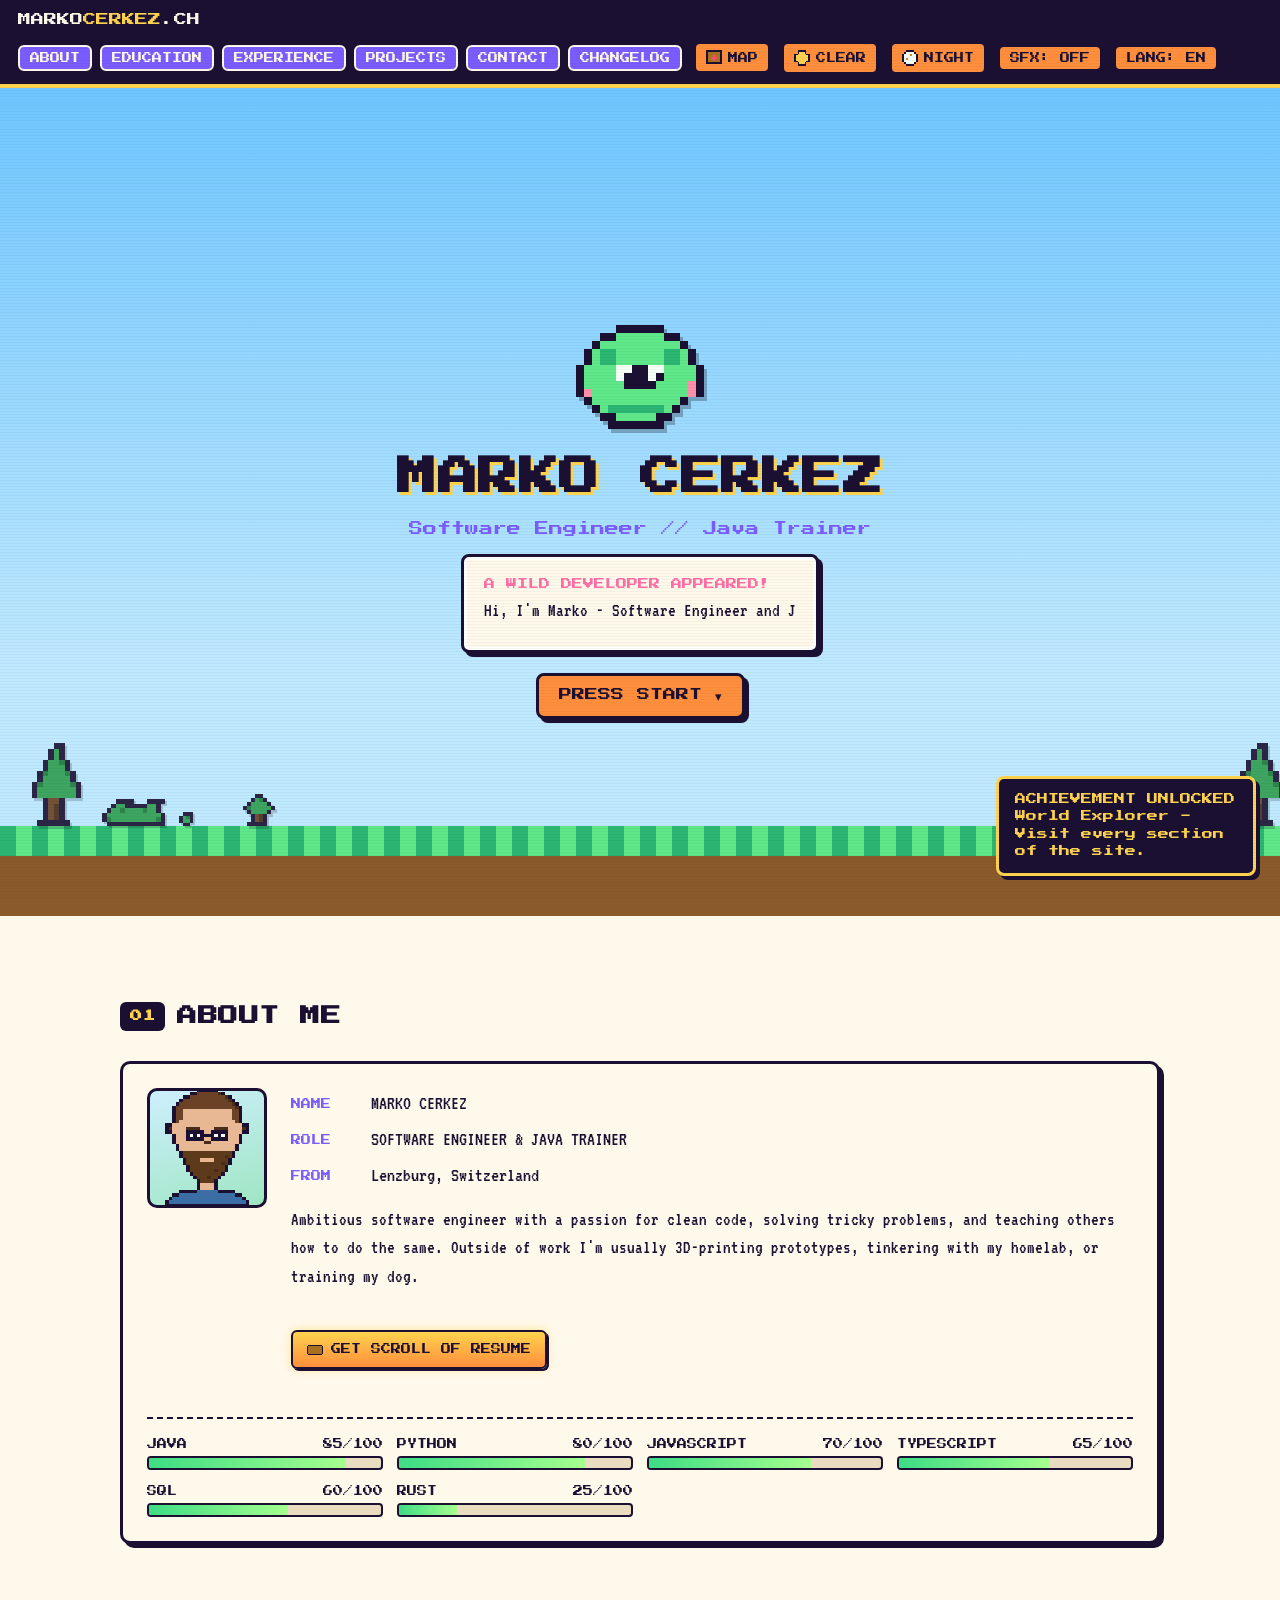
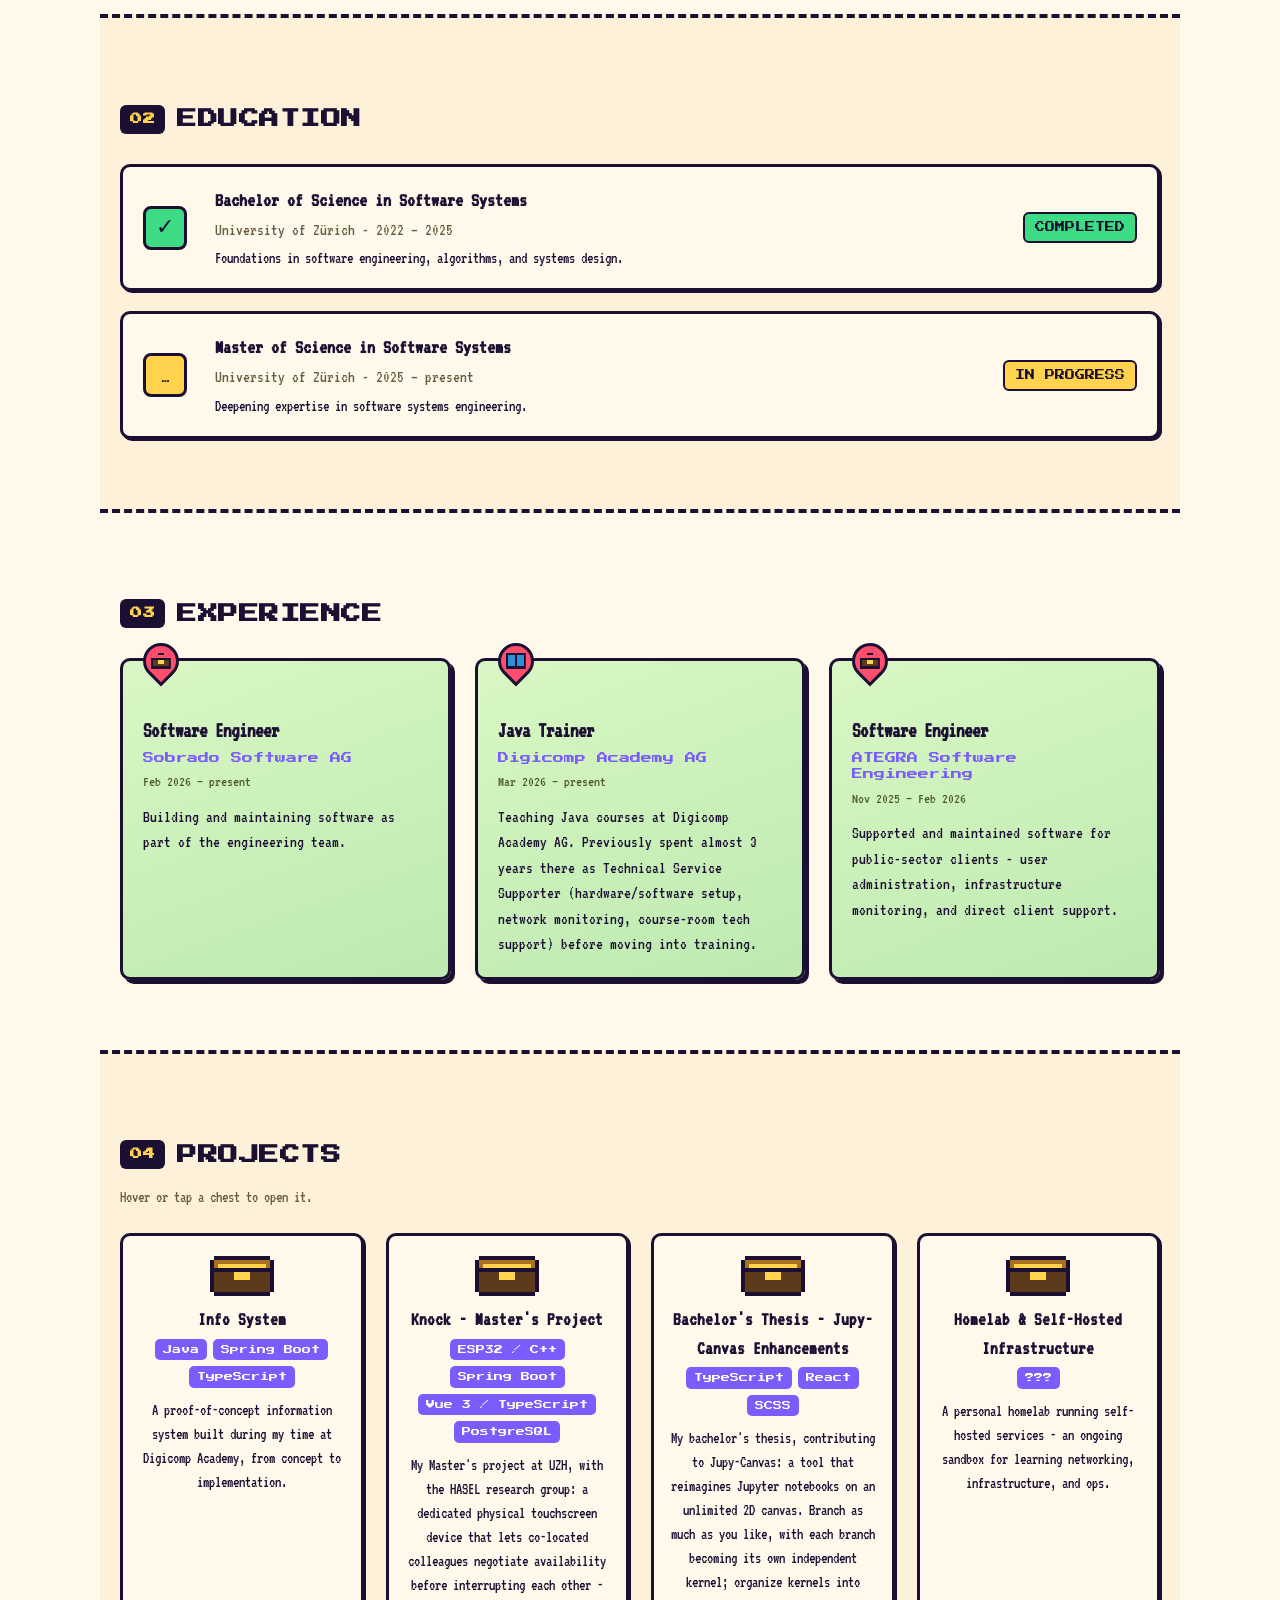
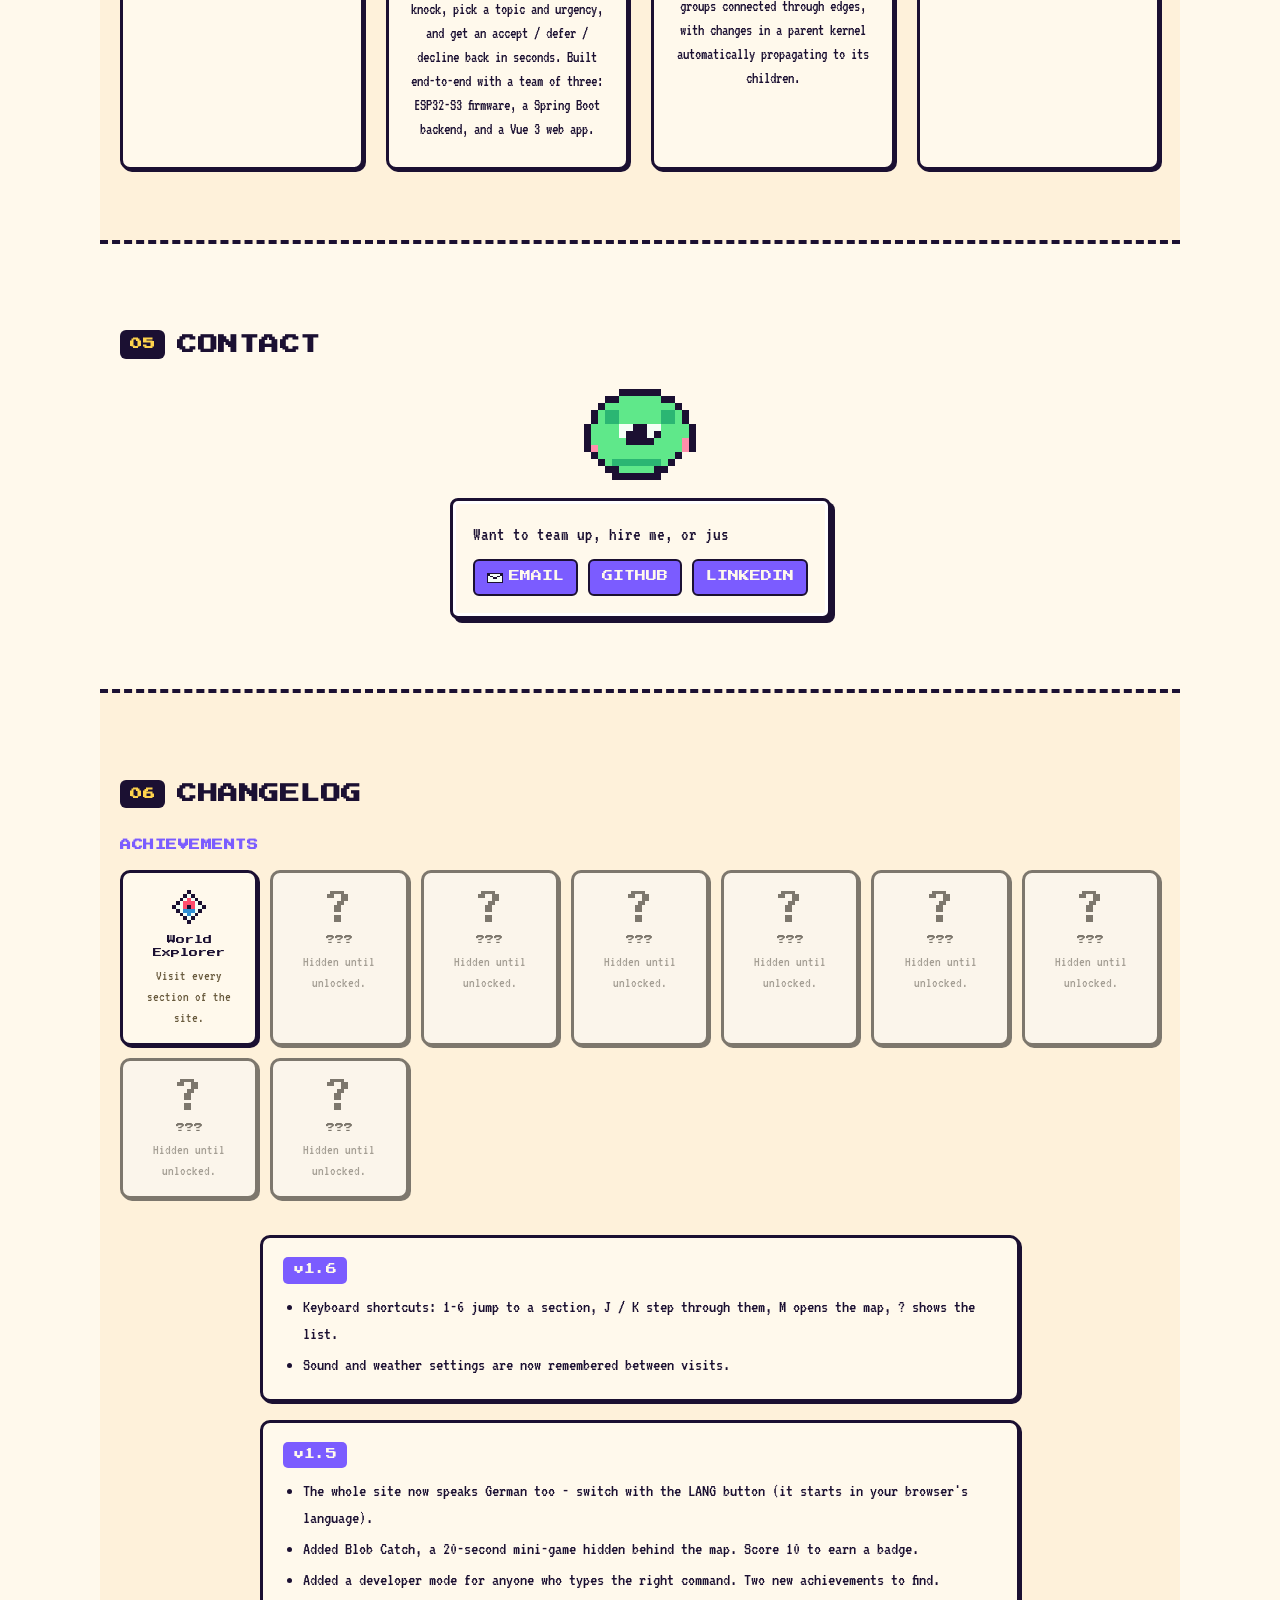
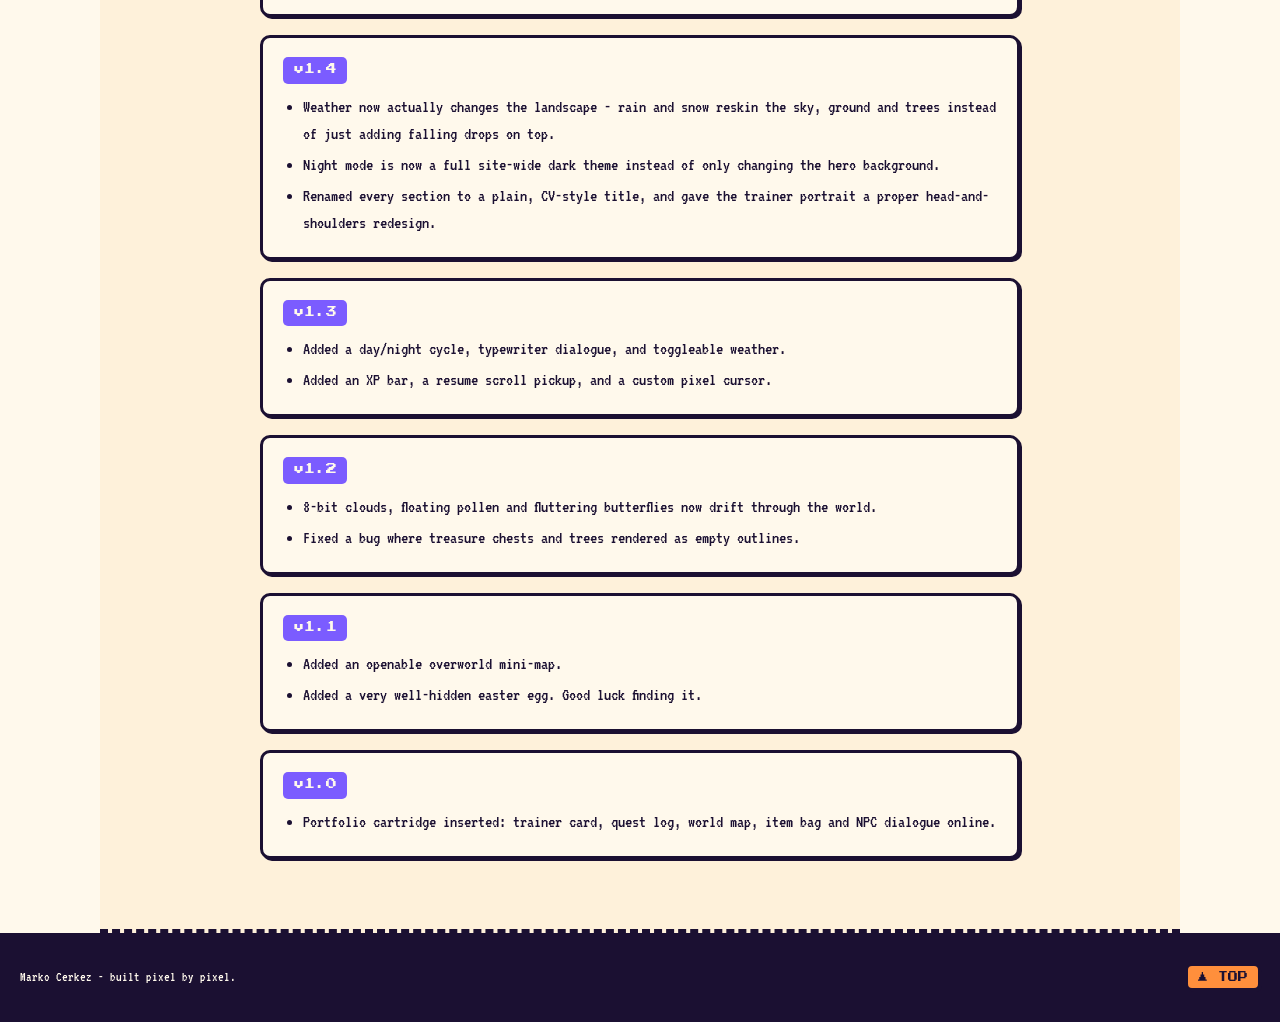
<file: index.html>
<!doctype html>
<html lang="en">
<head>
<script>
  // Applied before first paint so there's no flash of the wrong theme.
  try {
    var savedTheme = localStorage.getItem("theme");
    if (savedTheme === "night") document.documentElement.setAttribute("data-theme", "night");
  } catch (e) {}
</script>
<meta charset="utf-8" />
<meta name="viewport" content="width=device-width, initial-scale=1" />
<title>Marko Cerkez // Portfolio</title>
<meta name="description" content="Marko Cerkez - portfolio: education, experience and projects, retro-game style." />
<meta property="og:type" content="website" />
<meta property="og:url" content="https://cerkez.ch/" />
<meta property="og:title" content="Marko Cerkez - Portfolio" />
<meta property="og:description" content="A retro, pixel-art portfolio - about, education, experience, projects and more." />
<meta property="og:image" content="https://cerkez.ch/assets/og-image.png" />
<meta property="og:image:width" content="1200" />
<meta property="og:image:height" content="630" />
<meta name="twitter:card" content="summary_large_image" />
<meta name="twitter:title" content="Marko Cerkez - Portfolio" />
<meta name="twitter:description" content="A retro, pixel-art portfolio - about, education, experience, projects and more." />
<meta name="twitter:image" content="https://cerkez.ch/assets/og-image.png" />
<link rel="icon" href="assets/favicon.svg" type="image/svg+xml" />
<link rel="apple-touch-icon" href="assets/apple-touch-icon.png" />
<link rel="preconnect" href="https://fonts.googleapis.com">
<link rel="preconnect" href="https://fonts.gstatic.com" crossorigin>
<link href="https://fonts.googleapis.com/css2?family=Press+Start+2P&family=VT323&display=swap" rel="stylesheet">
<link rel="stylesheet" href="css/style.css" />
</head>
<body>

<a class="skip-link" href="#app" data-i18n="skip">Skip to content</a>

<div class="boot-screen" id="boot-screen" aria-hidden="true">
  <div class="boot-screen__inner">
    <p class="boot-screen__title">MARKO<span>CERKEZ</span>.CH</p>
    <div class="boot-bar"><div class="boot-bar__fill" id="boot-fill"></div></div>
    <p class="boot-screen__hint" data-i18n="loading">LOADING...</p>
  </div>
</div>

<div class="compass" id="compass" aria-hidden="true"><span id="compass-label"></span></div>

<div class="ambient-bg" id="ambient-bg" aria-hidden="true">
  <div class="stars" id="ambient-stars"></div>
</div>
<div class="crt-overlay" aria-hidden="true"></div>

<header class="topbar">
  <div class="topbar__bar">
    <div class="topbar__name">MARKO<span class="topbar__name-accent">CERKEZ</span>.CH</div>
    <button id="menu-toggle" class="icon-btn menu-toggle" aria-expanded="false" aria-controls="topbar-controls">☰ MENU</button>
  </div>
  <div class="topbar__controls" id="topbar-controls">
    <nav class="menu" aria-label="Main menu">
      <button data-target="about" data-i18n="nav_about">ABOUT</button>
      <button data-target="education" data-i18n="nav_education">EDUCATION</button>
      <button data-target="work" data-i18n="nav_work">EXPERIENCE</button>
      <button data-target="projects" data-i18n="nav_projects">PROJECTS</button>
      <button data-target="contact" data-i18n="nav_contact">CONTACT</button>
      <button data-target="patches" data-i18n="nav_patches">CHANGELOG</button>
    </nav>
    <button id="map-toggle" class="icon-btn" title="Open the overworld map" data-i18n-title="map_title"><span class="icon-btn__icon" id="map-toggle-icon"></span> <span data-i18n="map">MAP</span></button>
    <button id="weather-toggle" class="icon-btn" title="Cycle the weather" data-i18n-title="weather_title"><span class="icon-btn__icon" id="weather-icon"></span> <span id="weather-label">CLEAR</span></button>
    <button id="theme-toggle" class="icon-btn" title="Toggle day / night" data-i18n-title="theme_title"><span class="icon-btn__icon" id="theme-icon"></span> <span id="theme-label">NIGHT</span></button>
    <button id="sound-toggle" class="icon-btn" title="Toggle sound" data-i18n-title="sound_title" aria-pressed="false">SFX: OFF</button>
    <button id="lang-toggle" class="icon-btn" title="Switch language" data-i18n-title="lang_title">LANG: EN</button>
  </div>
  <div class="xp-bar" id="xp-bar"><div class="xp-bar__fill" id="xp-fill"></div></div>
</header>

<main id="app">

  <section id="hero" class="hero">
    <div class="hero__sky">
      <div class="stars" id="hero-stars"></div>
      <div class="moon" id="hero-moon"></div>
      <div class="cloud cloud--1" id="cloud-1"></div>
      <div class="cloud cloud--2" id="cloud-2"></div>
      <div class="cloud cloud--3" id="cloud-3"></div>
    </div>
    <div class="hero__content">
      <div class="hero__mascot" id="hero-mascot"></div>
      <h1 class="hero__title" id="hero-name">MARKO CERKEZ</h1>
      <p class="hero__role" id="hero-role">SOFTWARE ENGINEER // JAVA INSTRUCTOR</p>
      <div class="dialog-box" id="hero-dialog">
        <p id="hero-tagline" class="dialog-box__tagline"></p>
        <div id="hero-intro-lines"></div>
        <span class="dialog-box__cursor">▶</span>
      </div>
      <button class="press-start" id="scroll-start" data-i18n="press_start">PRESS START ▾</button>
    </div>
    <div class="hero__ground" id="hero-ground"></div>
  </section>

  <section id="about" class="panel">
    <h2 class="panel__title"><span class="panel__title-badge">01</span> <span data-i18n="h_about">ABOUT ME</span></h2>
    <div class="trainer-card">
      <div class="trainer-card__portrait" id="trainer-portrait" role="img" aria-label="Pixel-art portrait of Marko Cerkez"></div>
      <div class="trainer-card__info">
        <div class="trainer-card__row">
          <span class="trainer-card__label" data-i18n="lbl_name">NAME</span>
          <span class="trainer-card__value" id="trainer-name"></span>
        </div>
        <div class="trainer-card__row">
          <span class="trainer-card__label" data-i18n="lbl_role">ROLE</span>
          <span class="trainer-card__value" id="trainer-class"></span>
        </div>
        <div class="trainer-card__row">
          <span class="trainer-card__label" data-i18n="lbl_from">FROM</span>
          <span class="trainer-card__value" id="trainer-location"></span>
        </div>
        <p class="trainer-card__bio" id="trainer-bio"></p>
        <div id="trainer-resume"></div>
      </div>
      <div class="trainer-card__stats" id="trainer-stats"></div>
    </div>
  </section>

  <section id="education" class="panel panel--alt">
    <h2 class="panel__title"><span class="panel__title-badge">02</span> <span data-i18n="h_education">EDUCATION</span></h2>
    <div class="quest-log" id="quest-log"></div>
  </section>

  <section id="work" class="panel">
    <h2 class="panel__title"><span class="panel__title-badge">03</span> <span data-i18n="h_work">EXPERIENCE</span></h2>
    <div class="world-map" id="world-map"></div>
  </section>

  <section id="projects" class="panel panel--alt">
    <h2 class="panel__title"><span class="panel__title-badge">04</span> <span data-i18n="h_projects">PROJECTS</span></h2>
    <p class="panel__hint" data-i18n="projects_hint">Hover or tap a chest to open it.</p>
    <div class="item-bag" id="item-bag"></div>
  </section>

  <section id="contact" class="panel contact">
    <h2 class="panel__title"><span class="panel__title-badge">05</span> <span data-i18n="h_contact">CONTACT</span></h2>
    <div class="npc-scene">
      <div class="npc-scene__mascot" id="npc-mascot"></div>
      <div class="dialog-box dialog-box--wide">
        <p id="contact-message"></p>
        <div class="contact-links" id="contact-links"></div>
        <span class="dialog-box__cursor">▶</span>
      </div>
    </div>
  </section>

  <section id="patches" class="panel panel--alt">
    <h2 class="panel__title"><span class="panel__title-badge">06</span> <span data-i18n="h_patches">CHANGELOG</span></h2>
    <h3 class="badge-shelf__title" data-i18n="achievements">ACHIEVEMENTS</h3>
    <div class="badge-shelf" id="badge-shelf"></div>
    <div class="patch-notes" id="patch-notes"></div>
  </section>

</main>

<footer class="footer">
  <p id="footer-text"></p>
  <button class="icon-btn" id="back-to-top" data-i18n="top">▲ TOP</button>
</footer>

<div class="map-modal" id="map-modal" aria-hidden="true">
  <div class="map-modal__panel" role="dialog" aria-label="Overworld map">
    <div class="map-modal__header">
      <span><span class="icon-btn__icon" id="map-modal-icon"></span> <span data-i18n="map_header">OVERWORLD MAP</span></span>
      <button id="map-close" class="icon-btn" data-i18n="close">✕ CLOSE</button>
    </div>
    <div class="map-modal__stage" id="map-stage"></div>
    <p class="map-modal__hint" data-i18n="map_hint">Click a numbered flag to warp to that part of the site.</p>
    <p class="map-modal__hint"><button id="game-open" class="icon-btn" data-i18n="game_btn">▶ BLOB CATCH</button></p>
  </div>
</div>

<div class="map-modal" id="game-modal" aria-hidden="true">
  <div class="map-modal__panel" role="dialog" aria-labelledby="game-title">
    <div class="map-modal__header">
      <span id="game-title" data-i18n="game_title">BLOB CATCH</span>
      <button id="game-close" class="icon-btn" data-i18n="close">✕ CLOSE</button>
    </div>
    <div class="game-hud">
      <span><span data-i18n="game_score">SCORE</span> <b id="game-score">0</b></span>
      <span><span data-i18n="game_time">TIME</span> <b id="game-time">20</b></span>
      <span><span data-i18n="game_best">BEST</span> <b id="game-best">0</b></span>
    </div>
    <div class="game-arena" id="game-arena">
      <div class="game-arena__msg" id="game-msg"></div>
      <button class="game-blob" id="game-blob" aria-label="Blob" hidden></button>
    </div>
    <p class="map-modal__hint" data-i18n="game_hint">Catch as many blobs as you can in 20 seconds.</p>
    <p class="map-modal__hint"><button id="game-start" class="icon-btn" data-i18n="game_start">START</button></p>
  </div>
</div>

<pre class="dev-hud" id="dev-hud" aria-hidden="true" hidden></pre>

<div class="leaf-field" id="leaf-field" aria-hidden="true"></div>
<div class="weather-field" id="weather-field" aria-hidden="true"></div>
<div class="toast" id="egg-toast" role="status" aria-live="polite"></div>

<script src="js/sprites.js"></script>
<script src="js/content.js"></script>
<script src="js/i18n.js"></script>
<script src="js/script.js"></script>
</body>
</html>
</file>
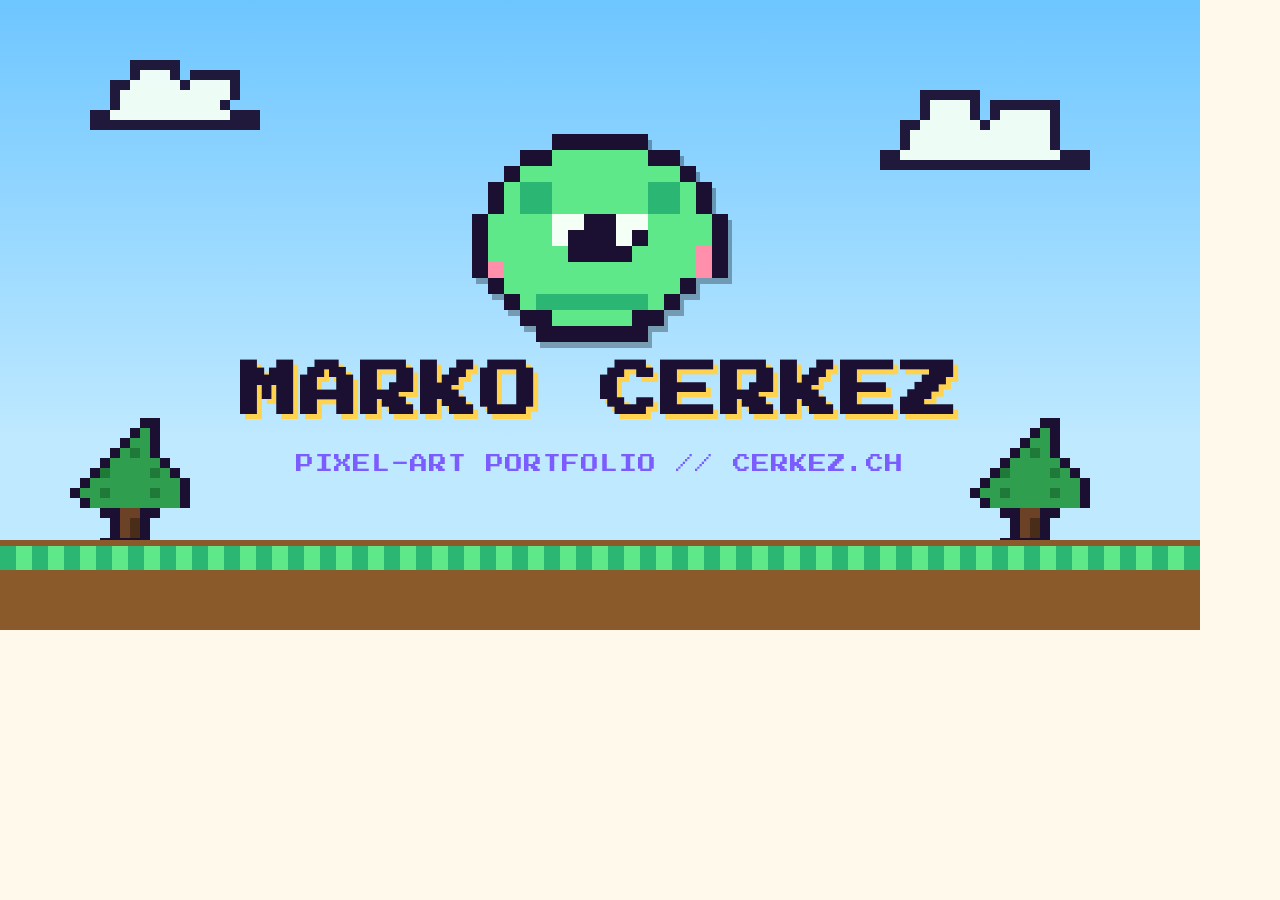
<file: assets/og-image-source.html>
<!doctype html>
<!--
  Generates the social-preview image (assets/og-image.png).
  This is a build-time helper, not part of the live site - it reuses the
  real palette/sprites (so it never goes stale) but its own fixed text,
  never anything from content.js, so a placeholder never ships in a
  shared link preview.

  Regenerate after a palette/sprite change with Playwright, e.g.:
    const { chromium } = require("playwright");
    (async () => {
      const b = await chromium.launch();
      const p = await b.newPage({ viewport: { width: 1200, height: 630 } });
      await p.goto("http://localhost:8080/assets/og-image-source.html");
      await p.screenshot({ path: "assets/og-image.png" });
      await b.close();
    })();
  (serve the repo root first, e.g. `python3 -m http.server 8080`)
-->
<html>
<head>
<meta charset="utf-8">
<link href="https://fonts.googleapis.com/css2?family=Press+Start+2P&family=VT323&display=swap" rel="stylesheet">
<link rel="stylesheet" href="../css/style.css">
<style>
  html, body { margin: 0; padding: 0; width: 1200px; height: 630px; overflow: hidden; }
  .og {
    position: relative;
    width: 1200px;
    height: 630px;
    background: linear-gradient(to bottom, var(--sky-top) 0%, var(--sky-bottom) 70%);
    display: flex;
    flex-direction: column;
    align-items: center;
    justify-content: center;
  }
  .og__cloud { position: absolute; opacity: 0.95; }
  .og__tree { position: absolute; bottom: 82px; }
  .og__mascot { margin-bottom: 10px; filter: drop-shadow(4px 6px 0 rgba(0,0,0,0.3)); }
  .og__title {
    font-family: var(--font-head);
    color: var(--ink);
    font-size: 58px;
    text-shadow: 5px 5px 0 var(--accent-2);
    margin: 0;
    letter-spacing: 2px;
  }
  .og__subtitle {
    font-family: var(--font-head);
    color: var(--purple);
    font-size: 18px;
    margin-top: 18px;
    letter-spacing: 1px;
  }
  .og__ground {
    position: absolute;
    bottom: 0;
    left: 0;
    right: 0;
    height: 90px;
    background-image: repeating-linear-gradient(90deg, var(--grass-2) 0 16px, var(--grass-1) 16px 32px);
    border-top: 6px solid var(--dirt);
    box-shadow: inset 0 -70px 0 -10px var(--dirt);
  }
</style>
</head>
<body>
  <div class="og">
    <div class="og__cloud" style="top:50px; left:90px;" id="cloud1"></div>
    <div class="og__cloud" style="top:80px; right:110px;" id="cloud2"></div>
    <div class="og__tree" style="left:70px;" id="tree1"></div>
    <div class="og__tree" style="right:70px;" id="tree2"></div>
    <div class="og__mascot" id="mascot"></div>
    <h1 class="og__title">MARKO CERKEZ</h1>
    <p class="og__subtitle">PIXEL-ART PORTFOLIO // CERKEZ.CH</p>
    <div class="og__ground"></div>
  </div>
<script src="../js/sprites.js"></script>
<script>
  function sprite(name, size) { return pixelSpriteSVG(SPRITES[name], PIXEL_PALETTE, size); }
  function cloudSprite(name, size) { return pixelSpriteSVG(CLOUDS[name], PIXEL_PALETTE, size); }
  document.getElementById("mascot").innerHTML = sprite("blobIdle", 16);
  document.getElementById("tree1").innerHTML = sprite("tree", 10);
  document.getElementById("tree2").innerHTML = sprite("tree", 10);
  document.getElementById("cloud1").innerHTML = cloudSprite("medium", 10);
  document.getElementById("cloud2").innerHTML = cloudSprite("large", 10);
</script>
</body>
</html>
</file>
<file: css/style.css>
/* ==========================================================
   Marko Cerkez - pixel/RPG portfolio
   Palette inspired by GBC-era Pokémon + Terraria daytime
   ========================================================== */

:root {
  --ink: #1b1032;
  --paper: #fff9ec;
  --sky-top: #6ec6ff;
  --sky-bottom: #bfe9ff;
  --grass-1: #5fe88a;
  --grass-2: #2bb673;
  --dirt: #8a5a2b;
  --accent: #ff8f3c;
  --accent-2: #ffd34d;
  --pink: #ff6fa5;
  --purple: #7b5cff;
  --box-bg: #fff9ec;
  --box-border: var(--ink);
  --danger: #ff4d6d;
  --ok: #3ddc84;
  --shadow-hard: 4px 4px 0 var(--ink);
  --shadow-hard-sm: 2px 2px 0 var(--ink);
  --radius: 10px;
  --font-head: "Press Start 2P", monospace;
  --font-body: "VT323", monospace;
  /* page-level surface/text - separate from --ink/--paper, which are also
     used as fixed (theme-invariant) colors for chips sitting on accent
     backgrounds, so those can't just be swapped wholesale for dark mode */
  --surface: var(--paper);
  --text: var(--ink);
  --text-muted: #6a5c3f;
}

/* ---------- night theme: a real site-wide dark mode, not just the landscape ---------- */
:root[data-theme="night"] {
  --sky-top: #16213e;
  --sky-bottom: #2b2f6b;
  --grass-1: #2f9e63;
  --grass-2: #1a6b44;
  --dirt: #3c2a18;
  --surface: #150e26;
  --box-bg: #241a3d;
  --text: #f4eee0;
  --text-muted: #b7a8d1;
}
:root[data-theme="night"] .ambient-cloud,
:root[data-theme="night"] .cloud {
  opacity: 0.12;
}
:root[data-theme="night"] .mote {
  filter: brightness(1.5);
}
:root[data-theme="night"] .panel--alt { background: #1c1433; }
:root[data-theme="night"] .stat-bar__track { background: #3a2d52; }
:root[data-theme="night"] .location {
  background: linear-gradient(160deg, #1f3a2a, #16301f);
}
:root[data-theme="night"] .location__period { color: #a3c98c; }
:root[data-theme="night"] .trainer-card__portrait {
  background: linear-gradient(160deg, #1b2a3d, #15331f);
}
:root[data-theme="night"] body {
  transition: background 0.4s ease, color 0.4s ease;
}

/* ---------- weather (reskins the hero landscape - sky, ground, trees, clouds) ---------- */
[data-weather="rain"] .hero {
  --sky-top: #5c6b78;
  --sky-bottom: #8a99a4;
  --grass-1: #3f8a58;
  --grass-2: #1f6b42;
  --dirt: #4a3016;
}
[data-weather="snow"] .hero {
  --sky-top: #aebfcf;
  --sky-bottom: #e4edf2;
  --grass-1: #f3f9ff;
  --grass-2: #dde9f0;
  --dirt: #eef5fa;
}
[data-weather="rain"] .hero .cloud,
[data-weather="rain"] .ambient-cloud {
  filter: grayscale(0.5) brightness(0.8);
}
[data-weather="snow"] .hero .cloud,
[data-weather="snow"] .ambient-cloud {
  filter: brightness(1.03) saturate(0.85);
}
[data-weather="rain"] .hero__scenery .scenery-tree,
[data-weather="rain"] .hero__scenery .scenery-bush {
  filter: drop-shadow(2px 3px 0 rgba(0,0,0,0.2)) brightness(0.82) saturate(0.85);
}
[data-weather="snow"] .hero__scenery .scenery-tree,
[data-weather="snow"] .hero__scenery .scenery-bush {
  /* subtler than the rain tint - the snowCap overlay below carries most
     of the "snowed on" look now, this just cools the greens a touch */
  filter: drop-shadow(2px 3px 0 rgba(0,0,0,0.15)) brightness(1.05) saturate(0.8);
}
[data-weather="rain"] .hero__ground,
[data-weather="snow"] .hero__ground {
  transition: background 0.4s ease, border-color 0.4s ease, box-shadow 0.4s ease;
}
[data-weather] .hero {
  transition: background 0.4s ease;
}

* { box-sizing: border-box; }

html {
  scroll-behavior: smooth;
}

body {
  margin: 0;
  background: var(--surface);
  color: var(--text);
  font-family: var(--font-body);
  font-size: 20px;
  line-height: 1.5;
  image-rendering: pixelated;
  overflow-x: hidden;
}

/* ---------- skip link (keyboard/screen-reader only until focused) ---------- */
.skip-link {
  position: absolute;
  top: -100px;
  left: 10px;
  z-index: 1000;
  background: var(--accent-2);
  color: var(--ink);
  font-family: var(--font-head);
  font-size: 12px;
  padding: 10px 16px;
  border-radius: 6px;
  border: 2px solid var(--ink);
  text-decoration: none;
  transition: top 0.15s ease;
}
.skip-link:focus {
  top: 10px;
}

h1, h2, h3, .font-head {
  font-family: var(--font-head);
  line-height: 1.4;
  letter-spacing: 0.5px;
}

button {
  font-family: var(--font-head);
  cursor: pointer;
}

a { color: var(--purple); }

img, svg { image-rendering: pixelated; }

/* ---------- scanline overlay for game-screen feel ---------- */
.crt-overlay {
  position: fixed;
  inset: 0;
  pointer-events: none;
  z-index: 999;
  background: repeating-linear-gradient(
    to bottom,
    rgba(0, 0, 0, 0.055) 0px,
    rgba(0, 0, 0, 0.055) 1px,
    transparent 1px,
    transparent 3px
  );
  mix-blend-mode: multiply;
  opacity: 0.6;
}

/* ---------- ambient background (behind all panels, fixed to viewport) ---------- */
.ambient-bg {
  position: fixed;
  inset: 0;
  z-index: -1;
  overflow: hidden;
  pointer-events: none;
}

.ambient-cloud {
  position: absolute;
  opacity: 0.28;
}
.ambient-cloud--1 { top: 6%;  left: -20%; animation: driftSlow 70s linear infinite; }
.ambient-cloud--2 { top: 46%; left: -30%; animation: driftSlow 95s linear infinite; animation-delay: -30s; }
.ambient-cloud--3 { top: 76%; left: -16%; animation: driftSlow 80s linear infinite; animation-delay: -55s; }
@keyframes driftSlow {
  from { transform: translateX(0); }
  to { transform: translateX(140vw); }
}

.stars { position: absolute; inset: 0; overflow: hidden; }
.star {
  position: absolute;
  width: 2px;
  height: 2px;
  background: #fff;
  opacity: 0;
}
:root[data-theme="night"] .star {
  animation: twinkle var(--dur, 3s) ease-in-out infinite;
  animation-delay: var(--delay, 0s);
}
@keyframes twinkle {
  0%, 100% { opacity: var(--peak, 0.8); }
  50% { opacity: 0.15; }
}

.moon {
  position: absolute;
  top: 8%;
  right: 8%;
  opacity: 0;
  transform: translateY(-10px);
  transition: opacity 0.6s ease, transform 0.6s ease;
  filter: drop-shadow(0 0 8px rgba(255, 255, 255, 0.5));
}
:root[data-theme="night"] .moon { opacity: 1; transform: translateY(0); }

.mote {
  position: absolute;
  bottom: -12px;
  left: var(--x, 50%);
  width: var(--size, 4px);
  height: var(--size, 4px);
  background: var(--mote-color, var(--accent-2));
  box-shadow: 0 0 6px 1px var(--mote-color, var(--accent-2));
  animation: floatUp var(--dur, 12s) ease-in infinite;
  animation-delay: var(--delay, 0s);
}
@keyframes floatUp {
  0%   { transform: translate(0, 0); opacity: 0; }
  12%  { opacity: 0.85; }
  50%  { transform: translate(var(--sway, 24px), -52vh); }
  88%  { opacity: 0.7; }
  100% { transform: translate(0, -106vh); opacity: 0; }
}

.butterfly {
  position: absolute;
  top: 0;
  left: 0;
  opacity: 0.9;
}
.butterfly__wings {
  display: block;
  animation: flutter 0.35s steps(2) infinite;
  transform-origin: center;
}
@keyframes flutter {
  0%, 100% { transform: scaleX(1); }
  50% { transform: scaleX(0.72); }
}
.butterfly--a { animation: flightA 26s ease-in-out infinite; }
.butterfly--b { animation: flightB 32s ease-in-out infinite; animation-delay: -9s; }
@keyframes flightA {
  0%   { transform: translate(-8vw, 70vh) rotate(0deg); }
  20%  { transform: translate(22vw, 40vh) rotate(8deg); }
  40%  { transform: translate(48vw, 58vh) rotate(-6deg); }
  60%  { transform: translate(68vw, 24vh) rotate(5deg); }
  80%  { transform: translate(88vw, 46vh) rotate(-4deg); }
  100% { transform: translate(-8vw, 70vh) rotate(0deg); }
}
@keyframes flightB {
  0%   { transform: translate(100vw, 30vh) rotate(0deg); }
  25%  { transform: translate(72vw, 64vh) rotate(-7deg); }
  50%  { transform: translate(40vw, 36vh) rotate(6deg); }
  75%  { transform: translate(14vw, 60vh) rotate(-5deg); }
  100% { transform: translate(100vw, 30vh) rotate(0deg); }
}

@media (prefers-reduced-motion: reduce) {
  .ambient-cloud, .mote, .butterfly, .butterfly--a, .butterfly--b, .butterfly__wings,
  .star, .rain-drop, .snow-flake {
    animation: none !important;
    display: none;
  }
  .moon { transition: none; }
  .key-item { animation: none; }
  .dialog-box__cursor.is-ready { animation: none; opacity: 1; }
  .hero__ground { animation: none; }
  .item__chest .chest-closed, .item__chest .chest-open { transition: none; }
  .item:hover .item__chest .chest-open, .item:focus-within .item__chest .chest-open {
    animation: none;
  }
  .map-pin-pop { animation: none !important; opacity: 1; transform: scale(1); }
  .map-modal__tiles { transition: none; }
  .boot-screen { display: none; }
  .boot-screen__hint { animation: none; }
  .badge.is-unlocked { animation: none; }
  .toast { transition: none; }
}

/* ---------- topbar / quest menu ---------- */
.topbar {
  position: sticky;
  top: 0;
  z-index: 50;
  display: flex;
  align-items: center;
  justify-content: space-between;
  gap: 12px;
  padding: 10px 18px 14px;
  background: var(--ink);
  flex-wrap: wrap;
}

.topbar__bar {
  display: flex;
  align-items: center;
  gap: 12px;
}

.topbar__controls {
  display: flex;
  align-items: center;
  gap: 12px;
  flex-wrap: wrap;
}

.topbar__name {
  font-family: var(--font-head);
  color: var(--paper);
  font-size: 13px;
  white-space: nowrap;
}
.topbar__name-accent { color: var(--accent-2); }

/* Specificity must beat .icon-btn's own `display: inline-flex` (same
   single-class specificity, and .icon-btn comes later in this file) -
   otherwise this button stays visible - and clickable, toggling its own
   label with no visible effect - outside the mobile breakpoint below,
   where .topbar__controls has no collapse styling to respond to it. */
.icon-btn.menu-toggle { display: none; }

.menu {
  display: flex;
  gap: 8px;
  flex-wrap: wrap;
  justify-content: center;
}

.menu button {
  background: var(--purple);
  color: var(--paper);
  border: 2px solid var(--paper);
  border-radius: 6px;
  padding: 6px 10px;
  font-size: 10px;
  box-shadow: var(--shadow-hard-sm);
  transition: transform 0.08s ease, background 0.15s ease;
}
.menu button:hover { background: var(--pink); transform: translateY(-2px); }
.menu button:active { transform: translateY(1px); box-shadow: none; }

.icon-btn {
  display: inline-flex;
  align-items: center;
  justify-content: center;
  gap: 6px;
  background: var(--accent);
  color: var(--ink);
  border: 2px solid var(--ink);
  border-radius: 6px;
  padding: 6px 10px;
  font-size: 10px;
  box-shadow: var(--shadow-hard-sm);
}
.icon-btn:hover { background: var(--accent-2); }
.icon-btn:active { transform: translateY(1px); box-shadow: none; }

.icon-btn__icon {
  display: inline-flex;
  align-items: center;
  justify-content: center;
}
.icon-btn__icon svg { width: 16px; height: auto; }

.xp-bar {
  position: absolute;
  left: 0;
  right: 0;
  bottom: 0;
  height: 4px;
  background: var(--accent-2);
}
.xp-bar__fill {
  height: 100%;
  width: 0%;
  background: linear-gradient(90deg, var(--ok), #a6ff8f);
}

/* ---------- hero ---------- */
.hero {
  position: relative;
  min-height: 92vh;
  display: flex;
  flex-direction: column;
  justify-content: center;
  align-items: center;
  overflow: hidden;
  background: linear-gradient(to bottom, var(--sky-top) 0%, var(--sky-bottom) 70%);
  text-align: center;
  padding: 40px 16px 0;
}

.hero__sky { position: absolute; inset: 0; z-index: 0; }

.cloud {
  position: absolute;
  opacity: 0.95;
  filter: drop-shadow(3px 3px 0 rgba(0,0,0,0.12));
}
.cloud--1 { top: 10%; left: -14%; animation: drift 38s linear infinite; }
.cloud--2 { top: 24%; left: -24%; animation: drift 52s linear infinite; animation-delay: -10s; }
.cloud--3 { top: 6%; left: -34%; animation: drift 65s linear infinite; animation-delay: -30s; }

@keyframes drift {
  from { transform: translateX(0); }
  to { transform: translateX(140vw); }
}

.hero__ground {
  position: absolute;
  bottom: 0;
  left: 0;
  right: 0;
  height: 90px;
  background-image:
    repeating-linear-gradient(90deg, var(--grass-2) 0 16px, var(--grass-1) 16px 32px);
  box-shadow: inset 0 -70px 0 -10px var(--dirt);
  z-index: 1;
  animation: grassSway 7s ease-in-out infinite;
}
@keyframes grassSway {
  0%, 100% { background-position-x: 0; }
  50% { background-position-x: 8px; }
}

.hero__scenery {
  position: absolute;
  bottom: 90px;
  left: 0;
  right: 0;
  z-index: 2;
  pointer-events: none;
}
.hero__scenery > * {
  position: absolute;
  bottom: 0;
}
.hero__scenery .scenery-tree { filter: drop-shadow(2px 3px 0 rgba(0,0,0,0.2)); }
.hero__scenery .scenery-bush { filter: drop-shadow(2px 2px 0 rgba(0,0,0,0.2)); }
.hero__scenery .scenery-base { display: block; }
.hero__scenery .scenery-snow {
  position: absolute;
  inset: 0;
  opacity: 0;
  pointer-events: none;
  transition: opacity 0.4s ease;
}
[data-weather="snow"] .hero__scenery .scenery-snow { opacity: 1; }

.hero__content {
  position: relative;
  z-index: 2;
  display: flex;
  flex-direction: column;
  align-items: center;
  gap: 14px;
  max-width: 640px;
}

.hero__mascot { animation: bob 1.8s ease-in-out infinite; filter: drop-shadow(3px 4px 0 rgba(0,0,0,0.25)); }
@keyframes bob { 0%, 100% { transform: translateY(0); } 50% { transform: translateY(-10px); } }

.hero__title {
  font-size: clamp(22px, 6vw, 40px);
  color: var(--text);
  text-shadow: 3px 3px 0 var(--accent-2);
  margin: 6px 0 0;
}

.hero__role {
  font-family: var(--font-head);
  font-size: clamp(10px, 2.4vw, 14px);
  color: var(--purple);
  margin: 0;
}

.press-start {
  margin-top: 6px;
  background: var(--accent);
  border: 3px solid var(--ink);
  border-radius: 8px;
  padding: 12px 20px;
  font-size: 13px;
  color: var(--ink);
  box-shadow: var(--shadow-hard);
  animation: pulse 1.6s ease-in-out infinite;
}
.press-start:hover { background: var(--accent-2); }
.press-start:active { transform: translateY(2px); box-shadow: var(--shadow-hard-sm); }
@keyframes pulse { 0%,100% { transform: scale(1); } 50% { transform: scale(1.04); } }

/* ---------- dialog box (Pokémon-style text box) ---------- */
.dialog-box {
  position: relative;
  background: var(--box-bg);
  border: 3px solid var(--box-border);
  border-radius: 8px;
  box-shadow: var(--shadow-hard), inset 0 0 0 3px #fff;
  padding: 16px 20px 20px;
  font-family: var(--font-body);
  font-size: 19px;
  text-align: left;
  max-width: 560px;
}
.dialog-box--wide { max-width: 640px; }
.dialog-box__tagline {
  font-family: var(--font-head);
  font-size: 11px;
  color: var(--pink);
  margin: 0 0 8px;
}
.dialog-box p { margin: 4px 0; }
.dialog-box__cursor {
  position: absolute;
  bottom: 8px;
  right: 14px;
  color: var(--text);
  opacity: 0;
}
.dialog-box__cursor.is-ready { animation: blink 1s steps(2) infinite; }
@keyframes blink { 0%, 50% { opacity: 1; } 50.01%, 100% { opacity: 0; } }

/* ---------- panels ---------- */
.panel {
  padding: 70px 20px;
  max-width: 1080px;
  margin: 0 auto;
  opacity: 0;
  transform: translateY(24px);
  transition: opacity 0.6s ease, transform 0.6s ease;
}
.panel.is-visible { opacity: 1; transform: translateY(0); }
.panel--alt { background: #fef1da; border-top: 4px dashed var(--ink); border-bottom: 4px dashed var(--ink); }

.panel__title {
  font-size: clamp(14px, 3vw, 20px);
  display: flex;
  align-items: center;
  gap: 12px;
  margin-bottom: 30px;
}
.panel__title-badge {
  background: var(--ink);
  color: var(--accent-2);
  padding: 6px 10px;
  border-radius: 6px;
  font-size: 12px;
}
.panel__hint {
  font-size: 16px;
  color: var(--text-muted);
  margin-top: -14px;
  margin-bottom: 24px;
}

/* ---------- trainer card ---------- */
.trainer-card {
  display: grid;
  grid-template-columns: auto 1fr;
  grid-template-rows: auto auto;
  gap: 24px;
  background: var(--box-bg);
  border: 3px solid var(--ink);
  border-radius: var(--radius);
  box-shadow: var(--shadow-hard);
  padding: 24px;
}
.trainer-card__portrait {
  grid-row: 1 / 3;
  width: 120px;
  height: 120px;
  display: flex;
  align-items: center;
  justify-content: center;
  background: linear-gradient(160deg, #cdeffd, #9fe6c2);
  border: 3px solid var(--ink);
  border-radius: 10px;
  overflow: hidden;
}
.trainer-card__portrait img { width: 100%; height: 100%; object-fit: cover; }
.trainer-card__info { display: flex; flex-direction: column; gap: 6px; }
.trainer-card__row { display: flex; gap: 10px; align-items: baseline; flex-wrap: wrap; }
.trainer-card__label {
  font-family: var(--font-head);
  font-size: 10px;
  color: var(--purple);
  min-width: 70px;
}
.trainer-card__value { font-size: 20px; }
.trainer-card__bio { margin-top: 10px; font-size: 19px; }
.key-item {
  display: inline-flex;
  align-items: center;
  gap: 8px;
  margin-top: 14px;
  font-family: var(--font-head);
  font-size: 10px;
  background: linear-gradient(180deg, var(--accent-2), var(--accent));
  color: var(--ink);
  border: 2px solid var(--ink);
  border-radius: 6px;
  padding: 10px 14px;
  text-decoration: none;
  box-shadow: var(--shadow-hard-sm), 0 0 10px rgba(255, 211, 77, 0.6);
  animation: keyItemGlow 2.4s ease-in-out infinite;
}
.key-item:hover { background: linear-gradient(180deg, #fff1b8, var(--accent-2)); }
@keyframes keyItemGlow {
  0%, 100% { box-shadow: var(--shadow-hard-sm), 0 0 6px rgba(255, 211, 77, 0.45); }
  50% { box-shadow: var(--shadow-hard-sm), 0 0 14px rgba(255, 211, 77, 0.85); }
}
.trainer-card__stats {
  grid-column: 1 / 3;
  display: grid;
  grid-template-columns: repeat(auto-fit, minmax(220px, 1fr));
  gap: 14px;
  border-top: 2px dashed var(--ink);
  padding-top: 18px;
}
.stat-bar__label {
  display: flex;
  justify-content: space-between;
  font-family: var(--font-head);
  font-size: 10px;
  margin-bottom: 4px;
}
.stat-bar__track {
  height: 14px;
  background: #e9dcc0;
  border: 2px solid var(--ink);
  border-radius: 4px;
  overflow: hidden;
}
.stat-bar__fill {
  height: 100%;
  background: linear-gradient(90deg, var(--ok), #a6ff8f);
  width: 0%;
  transition: width 1.2s cubic-bezier(.2,.8,.2,1);
}

@media (max-width: 600px) {
  .trainer-card { grid-template-columns: 1fr; }
  .trainer-card__portrait { grid-row: auto; margin: 0 auto; }
  .trainer-card__stats { grid-column: 1; }
}

/* ---------- quest log ---------- */
.quest-log { display: flex; flex-direction: column; gap: 20px; }
.quest {
  display: grid;
  grid-template-columns: 56px 1fr auto;
  gap: 16px;
  align-items: center;
  background: var(--box-bg);
  border: 3px solid var(--ink);
  border-radius: var(--radius);
  box-shadow: var(--shadow-hard-sm);
  padding: 18px 20px;
}
.quest__icon {
  width: 44px; height: 44px;
  border-radius: 8px;
  display: flex; align-items: center; justify-content: center;
  font-size: 22px;
  border: 3px solid var(--ink);
}
.quest--done .quest__icon { background: var(--ok); }
.quest--active .quest__icon { background: var(--accent-2); }
.quest__title { font-size: 20px; font-weight: bold; margin: 0; }
.quest__place { font-size: 17px; color: var(--text-muted); margin: 2px 0; }
.quest__notes { font-size: 16px; margin: 4px 0 0; }
.quest__status {
  font-family: var(--font-head);
  font-size: 10px;
  padding: 6px 10px;
  border-radius: 6px;
  border: 2px solid var(--ink);
  white-space: nowrap;
}
.quest--done .quest__status { background: var(--ok); }
.quest--active .quest__status { background: var(--accent-2); animation: pulse 2s ease-in-out infinite; }

@media (max-width: 560px) {
  .quest { grid-template-columns: 44px 1fr; }
  .quest__status { grid-column: 1 / 3; justify-self: start; }
}

/* ---------- world map (work) ---------- */
.world-map {
  display: grid;
  grid-template-columns: repeat(auto-fit, minmax(260px, 1fr));
  gap: 24px;
}
.location {
  position: relative;
  background: linear-gradient(160deg, #d9f7c4, #bdeab0);
  border: 3px solid var(--ink);
  border-radius: var(--radius);
  box-shadow: var(--shadow-hard);
  padding: 20px;
  padding-top: 54px;
}
.location__pin {
  position: absolute;
  top: -18px;
  left: 20px;
  width: 36px; height: 36px;
  background: var(--danger);
  border: 3px solid var(--ink);
  border-radius: 50% 50% 50% 0;
  transform: rotate(-45deg);
  display: flex; align-items: center; justify-content: center;
}
.location__pin svg { transform: rotate(45deg); width: 20px; height: auto; }
.location__role { font-size: 21px; font-weight: bold; margin: 0; }
.location__company { font-family: var(--font-head); font-size: 11px; color: var(--purple); margin: 4px 0; }
.location__period { font-size: 15px; color: #4c5a30; margin: 0 0 10px; }
.location__desc { font-size: 17px; margin: 0; }

/* ---------- item bag (projects) ---------- */
.item-bag {
  display: grid;
  grid-template-columns: repeat(auto-fit, minmax(230px, 1fr));
  gap: 22px;
}
.item {
  background: var(--box-bg);
  border: 3px solid var(--ink);
  border-radius: var(--radius);
  box-shadow: var(--shadow-hard-sm);
  padding: 16px;
  text-align: center;
  transition: transform 0.15s ease, box-shadow 0.15s ease;
  cursor: pointer;
}
.item:hover, .item:focus-within { transform: translateY(-6px); box-shadow: var(--shadow-hard); }
.item__chest { position: relative; margin: 0 auto 10px; width: 68px; height: 44px; }
.item__chest .chest-closed,
.item__chest .chest-open {
  position: absolute;
  inset: 0;
  display: flex;
  align-items: flex-end;
  justify-content: center;
  transform-origin: bottom center;
  transition: opacity 0.2s ease, transform 0.2s ease;
}
.item__chest .chest-closed { opacity: 1; transform: scale(1) rotate(0deg); }
.item__chest .chest-open { opacity: 0; transform: scale(0.7) rotate(-8deg); }
.item:hover .item__chest .chest-closed,
.item:focus-within .item__chest .chest-closed {
  opacity: 0;
  transform: scale(0.8) rotate(8deg);
}
.item:hover .item__chest .chest-open,
.item:focus-within .item__chest .chest-open {
  opacity: 1;
  transform: scale(1) rotate(0deg);
  animation: chestPop 0.4s cubic-bezier(0.34, 1.56, 0.64, 1);
}
@keyframes chestPop {
  0% { transform: scale(0.55) rotate(-10deg); }
  65% { transform: scale(1.15) rotate(4deg); }
  100% { transform: scale(1) rotate(0deg); }
}
.item__name { font-size: 19px; font-weight: bold; margin: 4px 0; }
.item__tech {
  display: flex; flex-wrap: wrap; gap: 6px; justify-content: center;
  margin-bottom: 10px;
}
.item__tech span {
  font-family: var(--font-head);
  font-size: 9px;
  background: var(--purple);
  color: var(--paper);
  padding: 4px 8px;
  border-radius: 5px;
}
.item__desc { font-size: 16px; margin: 0 0 10px; }
.item__link {
  display: inline-block;
  font-family: var(--font-head);
  font-size: 10px;
  background: var(--accent);
  border: 2px solid var(--ink);
  border-radius: 6px;
  padding: 6px 10px;
  color: var(--ink);
  text-decoration: none;
}
.item__link:hover { background: var(--accent-2); }

/* ---------- patch notes ---------- */
.patch-notes { display: flex; flex-direction: column; gap: 18px; max-width: 760px; margin: 0 auto; }
.patch {
  background: var(--box-bg);
  border: 3px solid var(--ink);
  border-radius: var(--radius);
  box-shadow: var(--shadow-hard-sm);
  padding: 16px 20px;
}
.patch__version {
  display: inline-block;
  font-family: var(--font-head);
  font-size: 11px;
  background: var(--purple);
  color: var(--paper);
  padding: 5px 10px;
  border-radius: 5px;
  margin-bottom: 10px;
}
.patch__notes { margin: 0; padding-left: 20px; }
.patch__notes li { font-size: 18px; margin-bottom: 4px; }

/* ---------- contact ---------- */
.contact { text-align: center; }
.npc-scene {
  display: flex;
  flex-direction: column;
  align-items: center;
  gap: 18px;
}
.contact-links {
  display: flex;
  flex-wrap: wrap;
  gap: 10px;
  justify-content: center;
  margin-top: 10px;
}
.contact-links a {
  display: inline-flex;
  align-items: center;
  gap: 6px;
  font-family: var(--font-head);
  font-size: 11px;
  background: var(--purple);
  color: var(--paper);
  border: 2px solid var(--ink);
  border-radius: 6px;
  padding: 8px 12px;
  text-decoration: none;
}
.contact-links a:hover { background: var(--pink); }

/* ---------- footer ---------- */
.footer {
  display: flex;
  justify-content: space-between;
  align-items: center;
  gap: 12px;
  flex-wrap: wrap;
  padding: 20px;
  background: var(--ink);
  color: var(--paper);
  font-size: 14px;
}

/* ---------- overworld mini-map modal ---------- */
.map-modal {
  position: fixed;
  inset: 0;
  z-index: 200;
  display: flex;
  align-items: center;
  justify-content: center;
  padding: 20px;
  background: rgba(27, 16, 50, 0.72);
  opacity: 0;
  pointer-events: none;
  transition: opacity 0.2s ease;
}
.map-modal.is-open { opacity: 1; pointer-events: auto; }
.map-modal__panel {
  background: var(--box-bg);
  border: 4px solid var(--ink);
  border-radius: var(--radius);
  box-shadow: var(--shadow-hard);
  padding: 18px;
  max-width: 94vw;
  max-height: 90vh;
  overflow: auto;
  transform: translateY(16px) scale(0.98);
  transition: transform 0.2s ease;
}
.map-modal.is-open .map-modal__panel { transform: translateY(0) scale(1); }
.map-modal__header {
  display: flex;
  align-items: center;
  justify-content: space-between;
  gap: 16px;
  font-family: var(--font-head);
  font-size: 12px;
  margin-bottom: 14px;
}
.map-modal__hint {
  text-align: center;
  font-size: 15px;
  color: var(--text-muted);
  margin: 12px 0 0;
}
.map-modal__stage {
  position: relative;
  --tile-size: clamp(24px, 6.2vw, 34px);
  width: calc(var(--tile-size) * 11);
  height: calc(var(--tile-size) * 7);
  border: 3px solid var(--ink);
  border-radius: 6px;
  overflow: hidden;
}
.map-modal__tiles {
  position: absolute;
  inset: 0;
  display: grid;
  grid-template-columns: repeat(11, var(--tile-size));
  grid-template-rows: repeat(7, var(--tile-size));
  opacity: 0;
  transform: scale(0.96);
  transition: opacity 0.3s ease, transform 0.3s ease;
}
.map-modal.is-open .map-modal__tiles { opacity: 1; transform: scale(1); }
.tile { position: relative; }
.tile--grass { background: var(--grass-1); }
.tile--grass-alt { background: var(--grass-2); }
.tile--path { background: #d8b171; box-shadow: inset 0 0 0 1px rgba(0,0,0,0.05); }
.tile--water { background: linear-gradient(135deg, #5ec8f5, #2f8fd4); animation: shimmer 2.4s ease-in-out infinite; }
.tile__tree { position: absolute; inset: 0; display: flex; align-items: center; justify-content: center; pointer-events: none; }
.tile__tree svg { width: 90%; height: auto; }
@keyframes shimmer { 0%, 100% { filter: brightness(1); } 50% { filter: brightness(1.12); } }

.map-modal__pins { position: absolute; inset: 0; }
.map-pin-pop {
  position: absolute;
  opacity: 0;
  transform: scale(0.3);
}
.map-modal.is-open .map-pin-pop {
  animation: pinPop 0.4s cubic-bezier(0.34, 1.56, 0.64, 1) forwards;
  animation-delay: calc(var(--i, 0) * 55ms + 150ms);
}
@keyframes pinPop {
  0% { opacity: 0; transform: scale(0.3); }
  70% { opacity: 1; transform: scale(1.2); }
  100% { opacity: 1; transform: scale(1); }
}
.map-pin {
  background: var(--danger);
  color: var(--paper);
  border: 2px solid var(--ink);
  border-radius: 50% 50% 50% 0;
  width: 26px;
  height: 26px;
  display: flex;
  align-items: center;
  justify-content: center;
  font-family: var(--font-head);
  font-size: 9px;
  box-shadow: var(--shadow-hard-sm);
  cursor: pointer;
  transform: translate(-50%, -100%) rotate(-45deg);
  transition: transform 0.12s ease;
}
.map-pin span { display: inline-block; transform: rotate(45deg); }
.map-pin:hover { transform: translate(-50%, -100%) rotate(-45deg) scale(1.15); }

@media (max-width: 480px) {
  .map-modal__header span { font-size: 10px; }
}

/* ---------- Blob Catch mini-game + dev HUD ---------- */
[hidden] { display: none !important; }
.game-hud {
  display: flex;
  justify-content: space-between;
  gap: 16px;
  font-family: var(--font-head);
  font-size: 10px;
  margin-bottom: 10px;
}
.game-hud b { color: var(--accent); }
.game-arena {
  position: relative;
  width: min(80vw, 340px);
  height: 220px;
  border: 3px solid var(--ink);
  border-radius: 6px;
  overflow: hidden;
  background: repeating-conic-gradient(var(--grass-1) 0 25%, var(--grass-2) 0 50%) 0 0 / 32px 32px;
}
.game-arena__msg {
  position: absolute;
  inset: 0;
  display: flex;
  align-items: center;
  justify-content: center;
  padding: 12px;
  text-align: center;
  white-space: pre-line;
  font-family: var(--font-head);
  font-size: 12px;
  line-height: 1.8;
  color: var(--paper);
  text-shadow: 2px 2px 0 var(--ink);
  pointer-events: none;
}
.game-blob {
  position: absolute;
  padding: 0;
  border: 0;
  background: none;
  line-height: 0;
  cursor: pointer;
}
.game-blob svg { display: block; }
.dev-hud {
  position: fixed;
  right: 12px;
  /* clears the achievement toast (bottom-right, up to ~90px tall) -
     anchoring to the topbar's bottom edge instead doesn't work since
     the topbar's own height varies as its buttons wrap at narrower
     widths */
  bottom: 110px;
  z-index: 250;
  margin: 0;
  padding: 10px 12px;
  background: rgba(10, 8, 20, 0.88);
  color: #7dffa8;
  border: 2px solid #7dffa8;
  border-radius: 6px;
  font-family: var(--font-body);
  font-size: 16px;
  line-height: 1.25;
  pointer-events: none;
  max-width: calc(100vw - 24px);
  overflow: hidden;
}

/* ---------- weather toggle ---------- */
.weather-field {
  position: fixed;
  inset: 0;
  z-index: 150;
  pointer-events: none;
  overflow: hidden;
}
.rain-drop {
  position: absolute;
  top: -5%;
  width: 2px;
  height: 16px;
  background: linear-gradient(to bottom, rgba(94, 200, 245, 0), #5ec8f5);
  animation: rainFall linear infinite;
}
@keyframes rainFall {
  0% { transform: translate(0, 0); opacity: 0.9; }
  100% { transform: translate(-18px, 112vh); opacity: 0.6; }
}
.snow-flake {
  position: absolute;
  top: -5%;
  width: var(--size, 4px);
  height: var(--size, 4px);
  background: #ffffff;
  box-shadow: 0 0 3px rgba(255,255,255,0.8);
  animation: snowFall linear infinite;
}
@keyframes snowFall {
  0%   { transform: translate(0, 0); opacity: 0.95; }
  50%  { transform: translate(var(--sway, 20px), 56vh); }
  100% { transform: translate(0, 112vh); opacity: 0.85; }
}

/* ---------- easter-egg: falling leaves + toast ---------- */
.leaf-field {
  position: fixed;
  inset: 0;
  z-index: 300;
  pointer-events: none;
  overflow: hidden;
}
.falling-leaf {
  position: absolute;
  top: -30px;
  animation: leafFall linear forwards;
}
@keyframes leafFall {
  0% { transform: translateY(0) translateX(0) rotate(0deg); opacity: 1; }
  100% { transform: translateY(110vh) translateX(var(--drift, 40px)) rotate(360deg); opacity: 0.9; }
}

.toast {
  position: fixed;
  bottom: 24px;
  right: 24px;
  z-index: 300;
  background: var(--ink);
  color: var(--accent-2);
  border: 3px solid var(--accent-2);
  border-radius: 8px;
  padding: 12px 16px;
  font-family: var(--font-head);
  font-size: 11px;
  line-height: 1.6;
  white-space: pre-line;
  max-width: 260px;
  box-shadow: var(--shadow-hard);
  transform: translateY(20px);
  opacity: 0;
  transition: transform 0.25s ease, opacity 0.25s ease;
  pointer-events: none;
}
.toast.is-visible { transform: translateY(0); opacity: 1; }

.hero__mascot.is-squish, .npc-scene__mascot.is-squish {
  animation: squish 0.18s ease;
}
@keyframes squish {
  0% { transform: scale(1, 1); }
  40% { transform: scale(1.18, 0.82); }
  100% { transform: scale(1, 1); }
}
.hero__mascot.is-shiny, .npc-scene__mascot.is-shiny {
  filter: drop-shadow(3px 4px 0 rgba(0,0,0,0.25)) drop-shadow(0 0 10px var(--accent-2));
}

/* ---------- decorative scenery reused in panels ---------- */
.scenery-tree, .scenery-bush { opacity: 0.9; }

/* ---------- boot screen ---------- */
.boot-screen {
  position: fixed;
  inset: 0;
  z-index: 500;
  background: var(--ink);
  display: flex;
  align-items: center;
  justify-content: center;
  transition: opacity 0.4s ease, visibility 0.4s ease;
  /* Safety net: if script.js never runs (blocked, errors out), this
     still lifts the boot screen on its own after a few seconds instead
     of leaving the whole site covered forever. A no-op in the normal
     case, since JS hides/removes it well before this fires. */
  animation: bootFailsafe 0s 4s forwards;
}
@keyframes bootFailsafe {
  to { opacity: 0; visibility: hidden; pointer-events: none; }
}
.boot-screen.is-hidden { opacity: 0; visibility: hidden; pointer-events: none; }
.boot-screen__inner { display: flex; flex-direction: column; align-items: center; gap: 18px; padding: 20px; }
.boot-screen__title {
  font-family: var(--font-head);
  color: var(--paper);
  font-size: clamp(14px, 4vw, 20px);
  text-align: center;
}
.boot-screen__title span { color: var(--accent-2); }
.boot-bar {
  width: min(70vw, 320px);
  height: 14px;
  background: #2a2140;
  border: 3px solid var(--accent-2);
  border-radius: 4px;
  overflow: hidden;
}
.boot-bar__fill {
  height: 100%;
  width: 0%;
  background: linear-gradient(90deg, var(--ok), #a6ff8f);
}
.boot-screen__hint {
  font-family: var(--font-head);
  font-size: 10px;
  color: var(--paper);
  opacity: 0.7;
  animation: blink 1.2s steps(2) infinite;
}

/* ---------- scroll compass ---------- */
.compass {
  position: fixed;
  left: 14px;
  bottom: 14px;
  z-index: 40;
  background: var(--ink);
  color: var(--accent-2);
  font-family: var(--font-head);
  font-size: 10px;
  padding: 8px 12px;
  border: 2px solid var(--accent-2);
  border-radius: 6px;
  box-shadow: var(--shadow-hard-sm);
  opacity: 0;
  transform: translateY(10px);
  transition: opacity 0.3s ease, transform 0.3s ease;
  pointer-events: none;
}
.compass.is-visible { opacity: 1; transform: translateY(0); }

/* ---------- achievement badge shelf ---------- */
.badge-shelf__title {
  font-family: var(--font-head);
  font-size: 11px;
  color: var(--purple);
  margin: 0 0 16px;
}
.badge-shelf {
  display: grid;
  /* 7 achievements at this width keeps them on one row on a typical
     desktop viewport instead of stranding the last one alone. */
  grid-template-columns: repeat(auto-fit, minmax(128px, 1fr));
  gap: 12px;
  margin-bottom: 36px;
}
.badge {
  display: flex;
  flex-direction: column;
  align-items: center;
  text-align: center;
  gap: 6px;
  background: var(--box-bg);
  border: 3px solid var(--ink);
  border-radius: var(--radius);
  box-shadow: var(--shadow-hard-sm);
  padding: 14px 10px;
  transition: transform 0.15s ease;
}
.badge__icon {
  display: flex;
  align-items: center;
  justify-content: center;
  height: 40px;
}
.badge__icon svg { width: 34px; height: auto; max-height: 40px; }
.badge.is-locked .badge__icon svg { width: 24px; }
.badge__title { font-family: var(--font-head); font-size: 9px; }
.badge__desc { font-size: 14px; color: var(--text-muted); margin: 0; }
.badge.is-locked {
  opacity: 0.55;
  filter: grayscale(1);
}
.badge.is-unlocked {
  animation: badgeUnlock 0.5s cubic-bezier(0.34, 1.56, 0.64, 1);
}
@keyframes badgeUnlock {
  0% { transform: scale(0.7); opacity: 0; }
  70% { transform: scale(1.12); opacity: 1; }
  100% { transform: scale(1); }
}

/* ---------- collapsible mobile menu ---------- */
@media (max-width: 760px) {
  .topbar { flex-direction: column; align-items: stretch; gap: 0; }
  .topbar__bar { justify-content: space-between; }
  .icon-btn.menu-toggle { display: inline-flex; }

  .topbar__controls {
    flex-direction: column;
    align-items: stretch;
    gap: 8px;
    max-height: 0;
    overflow: hidden;
    opacity: 0;
    margin-top: 0;
    transition: max-height 0.3s ease, opacity 0.25s ease, margin-top 0.3s ease;
  }
  .topbar__controls.is-open {
    max-height: 600px;
    opacity: 1;
    margin-top: 10px;
  }
  .topbar__controls .menu {
    flex-direction: column;
    align-items: stretch;
  }
  .topbar__controls .menu button,
  .topbar__controls > .icon-btn {
    width: 100%;
  }
}

@media (prefers-reduced-motion: reduce) {
  .topbar__controls { transition: none; }
}

@media (max-width: 480px) {
  body { font-size: 18px; }
  .compass { left: 8px; bottom: 8px; font-size: 8px; padding: 6px 9px; }
}

/* ---------- print: strip game chrome down to a clean readable page ---------- */
@media print {
  .topbar, .xp-bar, .boot-screen, .compass, .ambient-bg, .crt-overlay,
  .weather-field, .leaf-field, .toast, .map-modal, .dev-hud, #back-to-top,
  .hero__scenery, .hero__ground, .hero__sky, .hero__mascot, .press-start,
  #patches, .dialog-box__cursor {
    display: none !important;
  }
  * {
    animation: none !important;
    transition: none !important;
    box-shadow: none !important;
    text-shadow: none !important;
  }
  :root, :root[data-theme="night"] {
    --surface: #fff;
    --box-bg: #fff;
    --text: #000;
    --text-muted: #444;
  }
  body { background: #fff !important; color: #000 !important; }
  .hero { min-height: auto !important; padding: 20px 0 !important; }
  /* panels normally fade in via IntersectionObserver as you scroll; a
     printed page renders everything at once, so anything never scrolled
     into view on screen would otherwise print blank */
  .panel { opacity: 1 !important; transform: none !important; }
  .panel--alt { background: #f7f7f7 !important; }
  a { color: #000; text-decoration: underline; }
}
</file>
